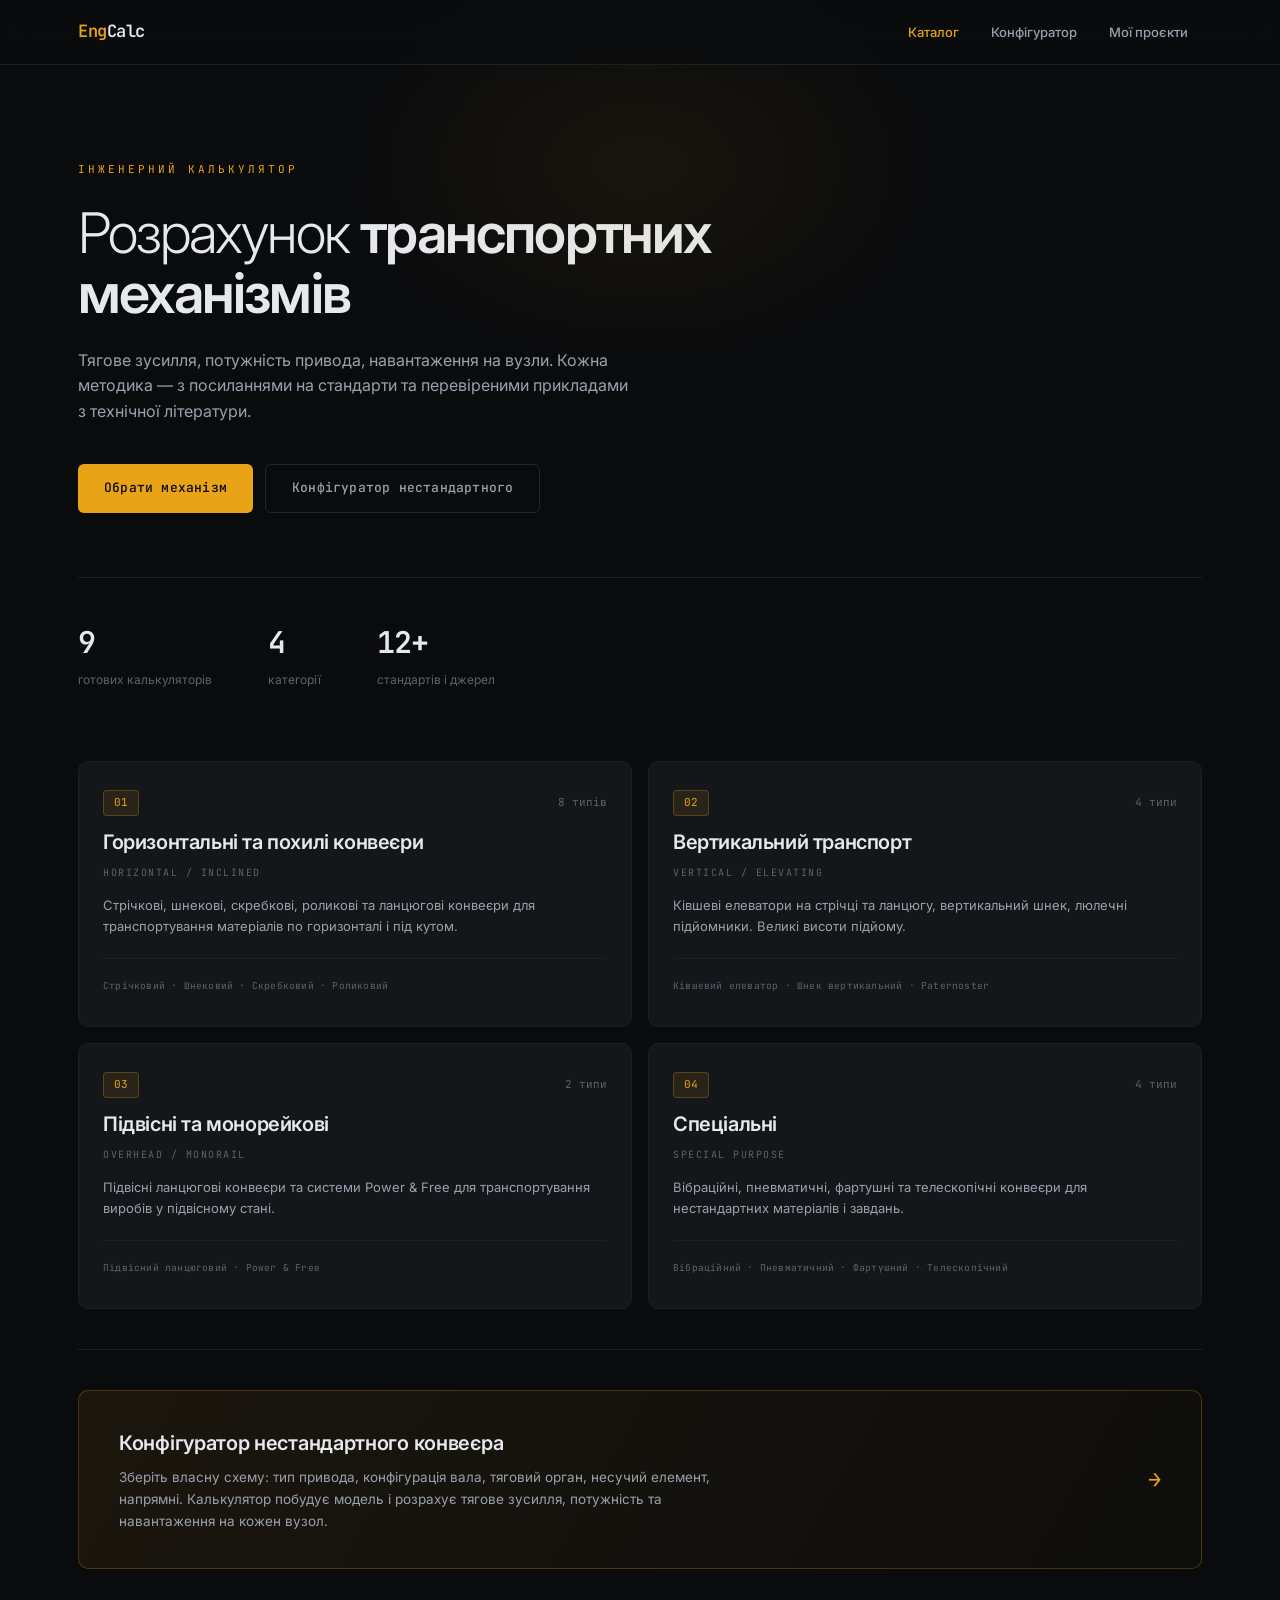
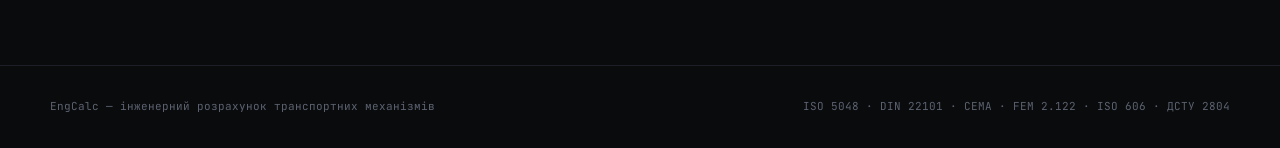
<file: index.html>
<!DOCTYPE html>
<html lang="uk">
<head>
<meta charset="UTF-8">
<meta name="viewport" content="width=device-width, initial-scale=1.0">
<meta name="description" content="Інженерний розрахунок конвеєрів, елеваторів та транспортних механізмів">
<title>EngCalc — Інженерний розрахунок механізмів</title>
<link rel="stylesheet" href="css/style.css">
</head>
<body>

<nav class="nav">
  <div class="nav-inner">
    <a href="index.html" class="brand"><b>Eng</b>Calc</a>
    <div class="nav-links">
      <a href="index.html" class="nav-link active">Каталог</a>
      <a href="builder.html" class="nav-link">Конфігуратор</a>
      <a href="projects.html" class="nav-link">Мої проєкти</a>
    </div>
  </div>
</nav>

<header class="hero">
  <div class="hero-eyebrow">Інженерний калькулятор</div>
  <h1>Розрахунок <strong>транспортних механізмів</strong></h1>
  <p>Тягове зусилля, потужність привода, навантаження на вузли. Кожна методика — з посиланнями на стандарти та перевіреними прикладами з технічної літератури.</p>
  <div class="hero-actions">
    <a href="#catalog" class="btn btn-primary">Обрати механізм</a>
    <a href="builder.html" class="btn btn-ghost">Конфігуратор нестандартного</a>
  </div>
  <div class="hero-stats">
    <div class="stat reveal"><div class="n">9</div><div class="l">готових калькуляторів</div></div>
    <div class="stat reveal"><div class="n">4</div><div class="l">категорії</div></div>
    <div class="stat reveal"><div class="n">12+</div><div class="l">стандартів і джерел</div></div>
  </div>
</header>

<main class="catalog" id="catalog">

  <div class="cat-grid">

    <a href="types.html?cat=horizontal" class="cat-card reveal">
      <div class="cat-card-head">
        <span class="cat-card-num">01</span>
        <span class="cat-card-count">8 типів</span>
      </div>
      <div class="cat-card-name">Горизонтальні та похилі конвеєри</div>
      <div class="cat-card-en">Horizontal / Inclined</div>
      <p class="cat-card-desc">Стрічкові, шнекові, скребкові, роликові та ланцюгові конвеєри для транспортування матеріалів по горизонталі і під кутом.</p>
      <div class="cat-card-foot">
        <span class="cat-card-types">Стрічковий · Шнековий · Скребковий · Роликовий</span>
        <span class="cat-card-go">→</span>
      </div>
    </a>

    <a href="types.html?cat=vertical" class="cat-card reveal">
      <div class="cat-card-head">
        <span class="cat-card-num">02</span>
        <span class="cat-card-count">4 типи</span>
      </div>
      <div class="cat-card-name">Вертикальний транспорт</div>
      <div class="cat-card-en">Vertical / Elevating</div>
      <p class="cat-card-desc">Ківшеві елеватори на стрічці та ланцюгу, вертикальний шнек, люлечні підйомники. Великі висоти підйому.</p>
      <div class="cat-card-foot">
        <span class="cat-card-types">Ківшевий елеватор · Шнек вертикальний · Paternoster</span>
        <span class="cat-card-go">→</span>
      </div>
    </a>

    <a href="types.html?cat=overhead" class="cat-card reveal">
      <div class="cat-card-head">
        <span class="cat-card-num">03</span>
        <span class="cat-card-count">2 типи</span>
      </div>
      <div class="cat-card-name">Підвісні та монорейкові</div>
      <div class="cat-card-en">Overhead / Monorail</div>
      <p class="cat-card-desc">Підвісні ланцюгові конвеєри та системи Power &amp; Free для транспортування виробів у підвісному стані.</p>
      <div class="cat-card-foot">
        <span class="cat-card-types">Підвісний ланцюговий · Power &amp; Free</span>
        <span class="cat-card-go">→</span>
      </div>
    </a>

    <a href="types.html?cat=special" class="cat-card reveal">
      <div class="cat-card-head">
        <span class="cat-card-num">04</span>
        <span class="cat-card-count">4 типи</span>
      </div>
      <div class="cat-card-name">Спеціальні</div>
      <div class="cat-card-en">Special Purpose</div>
      <p class="cat-card-desc">Вібраційні, пневматичні, фартушні та телескопічні конвеєри для нестандартних матеріалів і завдань.</p>
      <div class="cat-card-foot">
        <span class="cat-card-types">Вібраційний · Пневматичний · Фартушний · Телескопічний</span>
        <span class="cat-card-go">→</span>
      </div>
    </a>

  </div>

  <div class="divider reveal"></div>

  <a href="builder.html" class="builder-banner reveal">
    <div class="bb-body">
      <h3>Конфігуратор нестандартного конвеєра</h3>
      <p>Зберіть власну схему: тип привода, конфігурація вала, тяговий орган, несучий елемент, напрямні. Калькулятор побудує модель і розрахує тягове зусилля, потужність та навантаження на кожен вузол.</p>
    </div>
    <span class="bb-arrow">→</span>
  </a>

</main>

<footer class="footer">
  <div class="footer-inner">
    <span>EngCalc — інженерний розрахунок транспортних механізмів</span>
    <span>ISO 5048 · DIN 22101 · CEMA · FEM 2.122 · ISO 606 · ДСТУ 2804</span>
  </div>
</footer>

<script src="js/ui.js"></script>
</body>
</html>
</file>
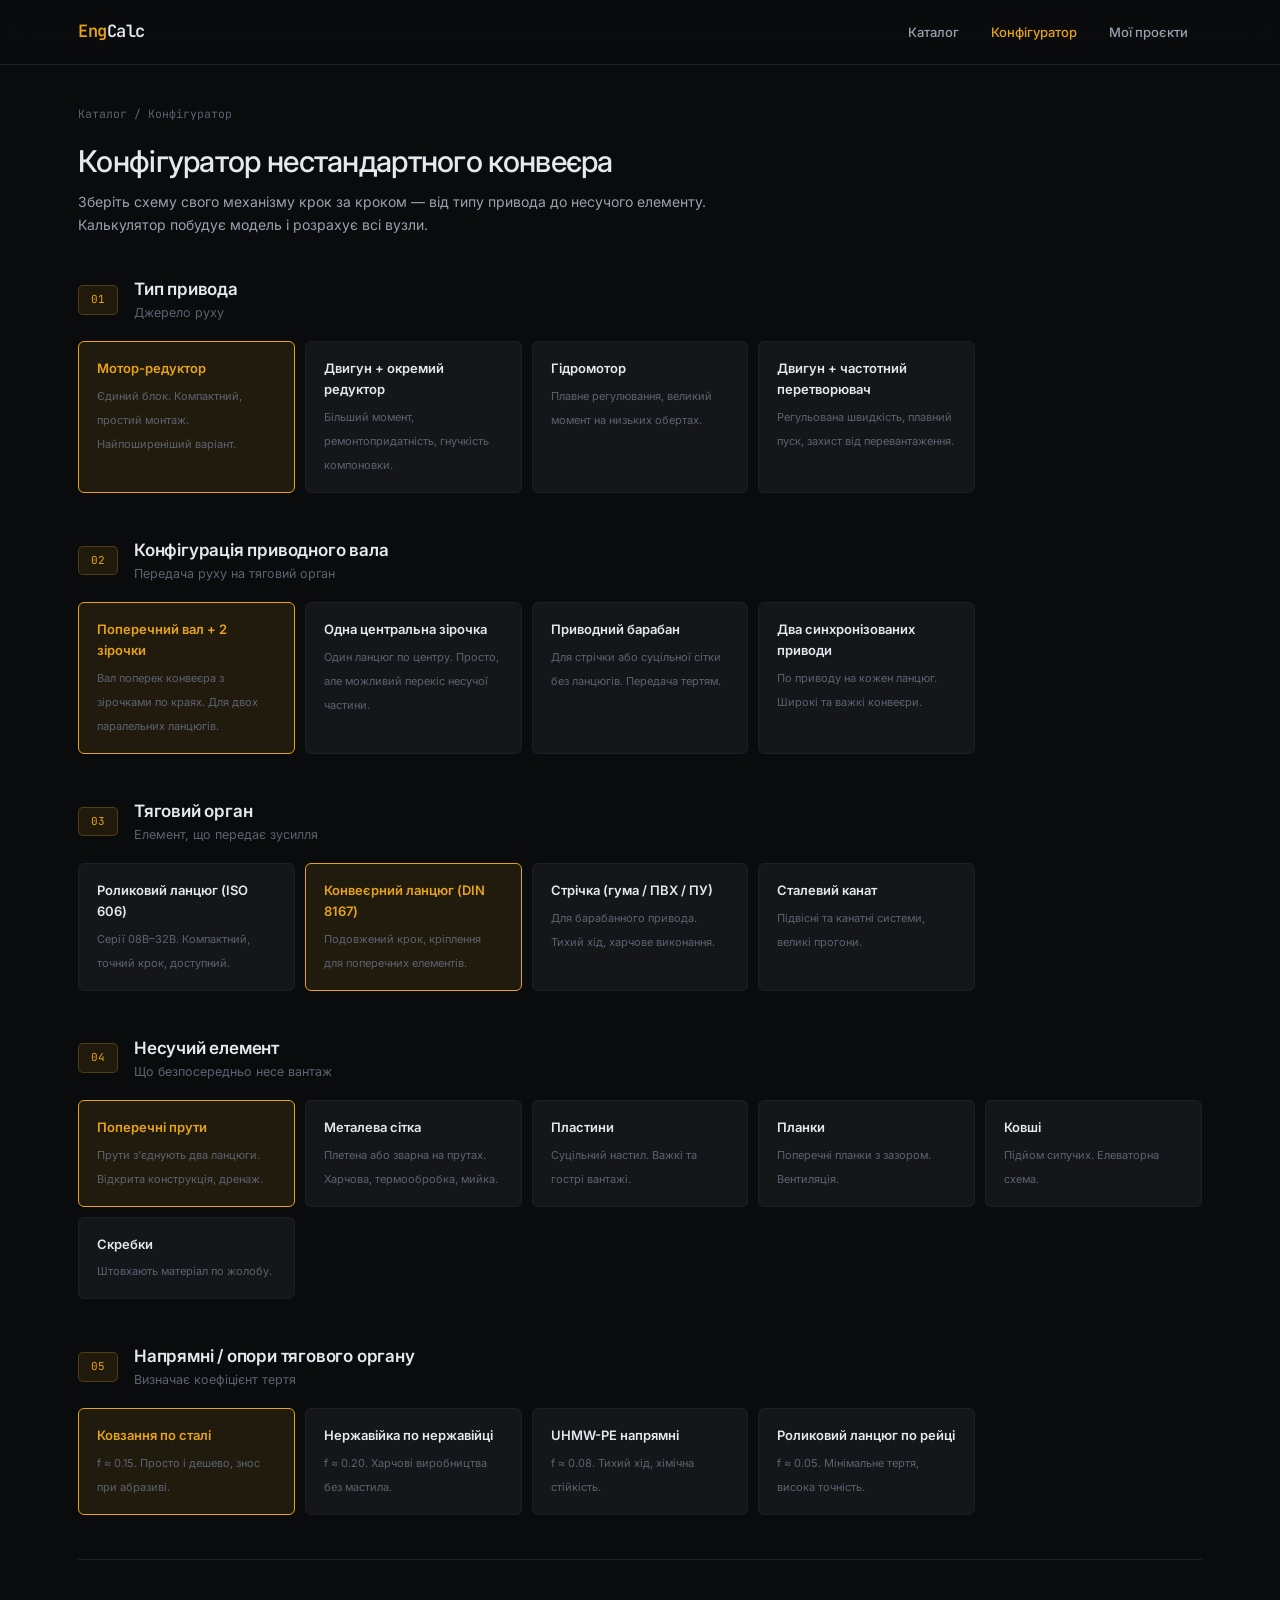
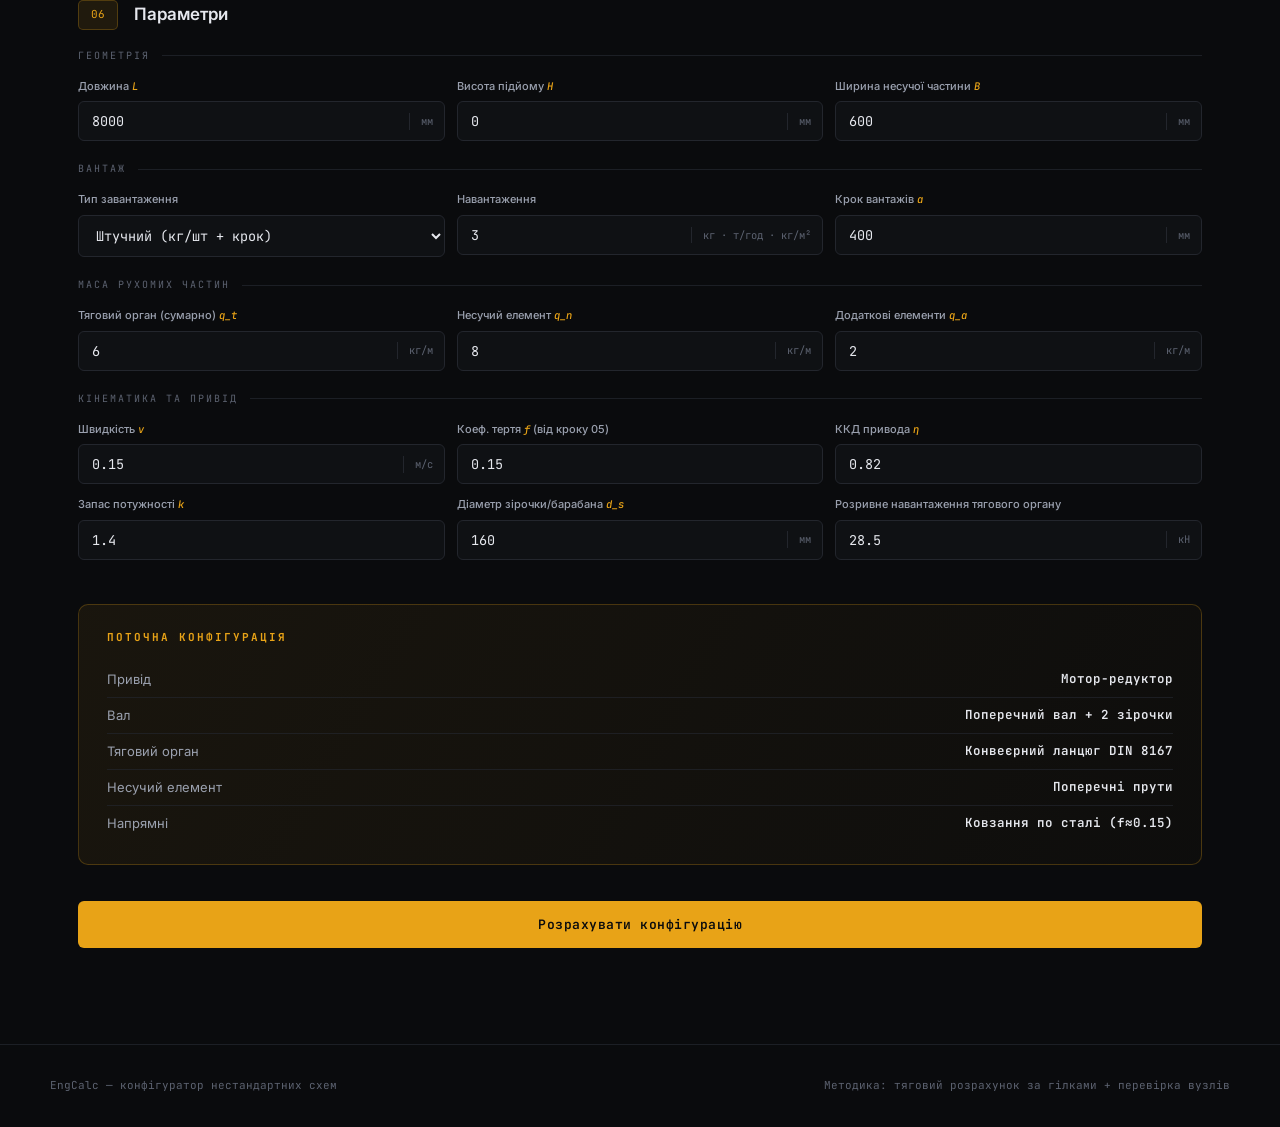
<file: builder.html>
<!DOCTYPE html>
<html lang="uk">
<head>
<meta charset="UTF-8">
<meta name="viewport" content="width=device-width, initial-scale=1.0">
<title>Конфігуратор — EngCalc</title>
<link rel="stylesheet" href="css/style.css">
</head>
<body>

<nav class="nav">
  <div class="nav-inner">
    <a href="index.html" class="brand"><b>Eng</b>Calc</a>
    <div class="nav-links">
      <a href="index.html" class="nav-link">Каталог</a>
      <a href="builder.html" class="nav-link active">Конфігуратор</a>
      <a href="projects.html" class="nav-link">Мої проєкти</a>
    </div>
  </div>
</nav>

<header class="calc-header">
  <div class="crumbs"><a href="index.html">Каталог</a> / Конфігуратор</div>
  <h1 class="calc-title">Конфігуратор нестандартного конвеєра</h1>
  <p class="calc-sub">Зберіть схему свого механізму крок за кроком — від типу привода до несучого елементу. Калькулятор побудує модель і розрахує всі вузли.</p>
</header>

<main class="builder-page">

  <section class="bstep">
    <div class="bstep-head">
      <span class="bstep-n">01</span>
      <div><div class="bstep-t">Тип привода</div><div class="bstep-d">Джерело руху</div></div>
    </div>
    <div class="opts" data-group="drive">
      <div class="opt selected" data-val="motred"><span class="opt-n">Мотор-редуктор</span><span class="opt-d">Єдиний блок. Компактний, простий монтаж. Найпоширеніший варіант.</span></div>
      <div class="opt" data-val="motor_reducer"><span class="opt-n">Двигун + окремий редуктор</span><span class="opt-d">Більший момент, ремонтопридатність, гнучкість компоновки.</span></div>
      <div class="opt" data-val="hydraulic"><span class="opt-n">Гідромотор</span><span class="opt-d">Плавне регулювання, великий момент на низьких обертах.</span></div>
      <div class="opt" data-val="vfd"><span class="opt-n">Двигун + частотний перетворювач</span><span class="opt-d">Регульована швидкість, плавний пуск, захист від перевантаження.</span></div>
    </div>
  </section>

  <section class="bstep">
    <div class="bstep-head">
      <span class="bstep-n">02</span>
      <div><div class="bstep-t">Конфігурація приводного вала</div><div class="bstep-d">Передача руху на тяговий орган</div></div>
    </div>
    <div class="opts" data-group="shaft">
      <div class="opt selected" data-val="cross_shaft"><span class="opt-n">Поперечний вал + 2 зірочки</span><span class="opt-d">Вал поперек конвеєра з зірочками по краях. Для двох паралельних ланцюгів.</span></div>
      <div class="opt" data-val="single_sprocket"><span class="opt-n">Одна центральна зірочка</span><span class="opt-d">Один ланцюг по центру. Просто, але можливий перекіс несучої частини.</span></div>
      <div class="opt" data-val="drum"><span class="opt-n">Приводний барабан</span><span class="opt-d">Для стрічки або суцільної сітки без ланцюгів. Передача тертям.</span></div>
      <div class="opt" data-val="two_drives"><span class="opt-n">Два синхронізованих приводи</span><span class="opt-d">По приводу на кожен ланцюг. Широкі та важкі конвеєри.</span></div>
    </div>
  </section>

  <section class="bstep">
    <div class="bstep-head">
      <span class="bstep-n">03</span>
      <div><div class="bstep-t">Тяговий орган</div><div class="bstep-d">Елемент, що передає зусилля</div></div>
    </div>
    <div class="opts" data-group="traction">
      <div class="opt" data-val="roller_chain"><span class="opt-n">Роликовий ланцюг (ISO 606)</span><span class="opt-d">Серії 08B–32B. Компактний, точний крок, доступний.</span></div>
      <div class="opt selected" data-val="conveyor_chain"><span class="opt-n">Конвеєрний ланцюг (DIN 8167)</span><span class="opt-d">Подовжений крок, кріплення для поперечних елементів.</span></div>
      <div class="opt" data-val="belt"><span class="opt-n">Стрічка (гума / ПВХ / ПУ)</span><span class="opt-d">Для барабанного привода. Тихий хід, харчове виконання.</span></div>
      <div class="opt" data-val="rope"><span class="opt-n">Сталевий канат</span><span class="opt-d">Підвісні та канатні системи, великі прогони.</span></div>
    </div>
  </section>

  <section class="bstep">
    <div class="bstep-head">
      <span class="bstep-n">04</span>
      <div><div class="bstep-t">Несучий елемент</div><div class="bstep-d">Що безпосередньо несе вантаж</div></div>
    </div>
    <div class="opts" data-group="carrier">
      <div class="opt selected" data-val="rods"><span class="opt-n">Поперечні прути</span><span class="opt-d">Прути з'єднують два ланцюги. Відкрита конструкція, дренаж.</span></div>
      <div class="opt" data-val="mesh"><span class="opt-n">Металева сітка</span><span class="opt-d">Плетена або зварна на прутах. Харчова, термообробка, мийка.</span></div>
      <div class="opt" data-val="plates"><span class="opt-n">Пластини</span><span class="opt-d">Суцільний настил. Важкі та гострі вантажі.</span></div>
      <div class="opt" data-val="slats"><span class="opt-n">Планки</span><span class="opt-d">Поперечні планки з зазором. Вентиляція.</span></div>
      <div class="opt" data-val="buckets"><span class="opt-n">Ковші</span><span class="opt-d">Підйом сипучих. Елеваторна схема.</span></div>
      <div class="opt" data-val="scrapers"><span class="opt-n">Скребки</span><span class="opt-d">Штовхають матеріал по жолобу.</span></div>
    </div>
  </section>

  <section class="bstep">
    <div class="bstep-head">
      <span class="bstep-n">05</span>
      <div><div class="bstep-t">Напрямні / опори тягового органу</div><div class="bstep-d">Визначає коефіцієнт тертя</div></div>
    </div>
    <div class="opts" data-group="guide">
      <div class="opt selected" data-val="slide_steel" data-f="0.15"><span class="opt-n">Ковзання по сталі</span><span class="opt-d">f ≈ 0.15. Просто і дешево, знос при абразиві.</span></div>
      <div class="opt" data-val="slide_ss" data-f="0.20"><span class="opt-n">Нержавійка по нержавійці</span><span class="opt-d">f ≈ 0.20. Харчові виробництва без мастила.</span></div>
      <div class="opt" data-val="slide_pe" data-f="0.08"><span class="opt-n">UHMW-PE напрямні</span><span class="opt-d">f ≈ 0.08. Тихий хід, хімічна стійкість.</span></div>
      <div class="opt" data-val="roller_track" data-f="0.05"><span class="opt-n">Роликовий ланцюг по рейці</span><span class="opt-d">f ≈ 0.05. Мінімальне тертя, висока точність.</span></div>
    </div>
  </section>

  <div class="divider"></div>

  <section class="bstep">
    <div class="bstep-head">
      <span class="bstep-n">06</span>
      <div><div class="bstep-t">Параметри</div></div>
    </div>

    <div class="flabel" style="margin-top:8px">Геометрія</div>
    <div class="fgrid">
      <div class="field"><label>Довжина <i>L</i></label>
        <div class="control"><input id="p_L" type="number" value="8000" min="500"><span class="unit">мм</span></div></div>
      <div class="field"><label>Висота підйому <i>H</i></label>
        <div class="control"><input id="p_H" type="number" value="0" min="-10000"><span class="unit">мм</span></div></div>
      <div class="field"><label>Ширина несучої частини <i>B</i></label>
        <div class="control"><input id="p_B" type="number" value="600" step="50" min="100"><span class="unit">мм</span></div></div>
    </div>

    <div class="flabel" style="margin-top:20px">Вантаж</div>
    <div class="fgrid">
      <div class="field"><label>Тип завантаження</label>
        <div class="control"><select id="p_loadtype">
          <option value="unit" selected>Штучний (кг/шт + крок)</option>
          <option value="flow">Масовий потік (т/год)</option>
          <option value="area">Розподілений (кг/м²)</option>
        </select></div></div>
      <div class="field"><label>Навантаження</label>
        <div class="control"><input id="p_load" type="number" value="3" step="0.5" min="0.1"><span class="unit">кг · т/год · кг/м²</span></div></div>
      <div class="field"><label>Крок вантажів <i>a</i></label>
        <div class="control"><input id="p_pitch" type="number" value="400" step="50" min="50"><span class="unit">мм</span></div></div>
    </div>

    <div class="flabel" style="margin-top:20px">Маса рухомих частин</div>
    <div class="fgrid">
      <div class="field"><label>Тяговий орган (сумарно) <i>q_t</i></label>
        <div class="control"><input id="p_qt" type="number" value="6" step="0.5" min="0.5"><span class="unit">кг/м</span></div></div>
      <div class="field"><label>Несучий елемент <i>q_n</i></label>
        <div class="control"><input id="p_qn" type="number" value="8" step="0.5" min="0"><span class="unit">кг/м</span></div></div>
      <div class="field"><label>Додаткові елементи <i>q_a</i></label>
        <div class="control"><input id="p_qa" type="number" value="2" step="0.5" min="0"><span class="unit">кг/м</span></div></div>
    </div>

    <div class="flabel" style="margin-top:20px">Кінематика та привід</div>
    <div class="fgrid">
      <div class="field"><label>Швидкість <i>v</i></label>
        <div class="control"><input id="p_v" type="number" value="0.15" step="0.01" min="0.01"><span class="unit">м/с</span></div></div>
      <div class="field"><label>Коеф. тертя <i>f</i> (від кроку 05)</label>
        <div class="control"><input id="p_f" type="number" value="0.15" step="0.01" min="0.01" max="0.8"></div></div>
      <div class="field"><label>ККД привода <i>η</i></label>
        <div class="control"><input id="p_eta" type="number" value="0.82" step="0.01" min="0.5" max="0.99"></div></div>
    </div>
    <div class="fgrid" style="margin-top:12px">
      <div class="field"><label>Запас потужності <i>k</i></label>
        <div class="control"><input id="p_k" type="number" value="1.4" step="0.05" min="1" max="2.5"></div></div>
      <div class="field"><label>Діаметр зірочки/барабана <i>d_s</i></label>
        <div class="control"><input id="p_ds" type="number" value="160" step="5" min="40"><span class="unit">мм</span></div></div>
      <div class="field"><label>Розривне навантаження тягового органу</label>
        <div class="control"><input id="p_fbreak" type="number" value="28.5" step="0.5" min="1"><span class="unit">кН</span></div></div>
    </div>
  </section>

  <div class="summary" id="summary"></div>

  <button class="calc-btn" onclick="runBuilder()">Розрахувати конфігурацію</button>

  <section class="bres" id="bres">
    <div class="divider"></div>
    <div class="flabel">Результати розрахунку</div>
    <div id="bres-content"></div>
  </section>

</main>

<footer class="footer">
  <div class="footer-inner">
    <span>EngCalc — конфігуратор нестандартних схем</span>
    <span>Методика: тяговий розрахунок за гілками + перевірка вузлів</span>
  </div>
</footer>

<script src="js/schema.js"></script>
<script src="js/builder.js"></script>
<script src="js/ui.js"></script>
</body>
</html>
</file>
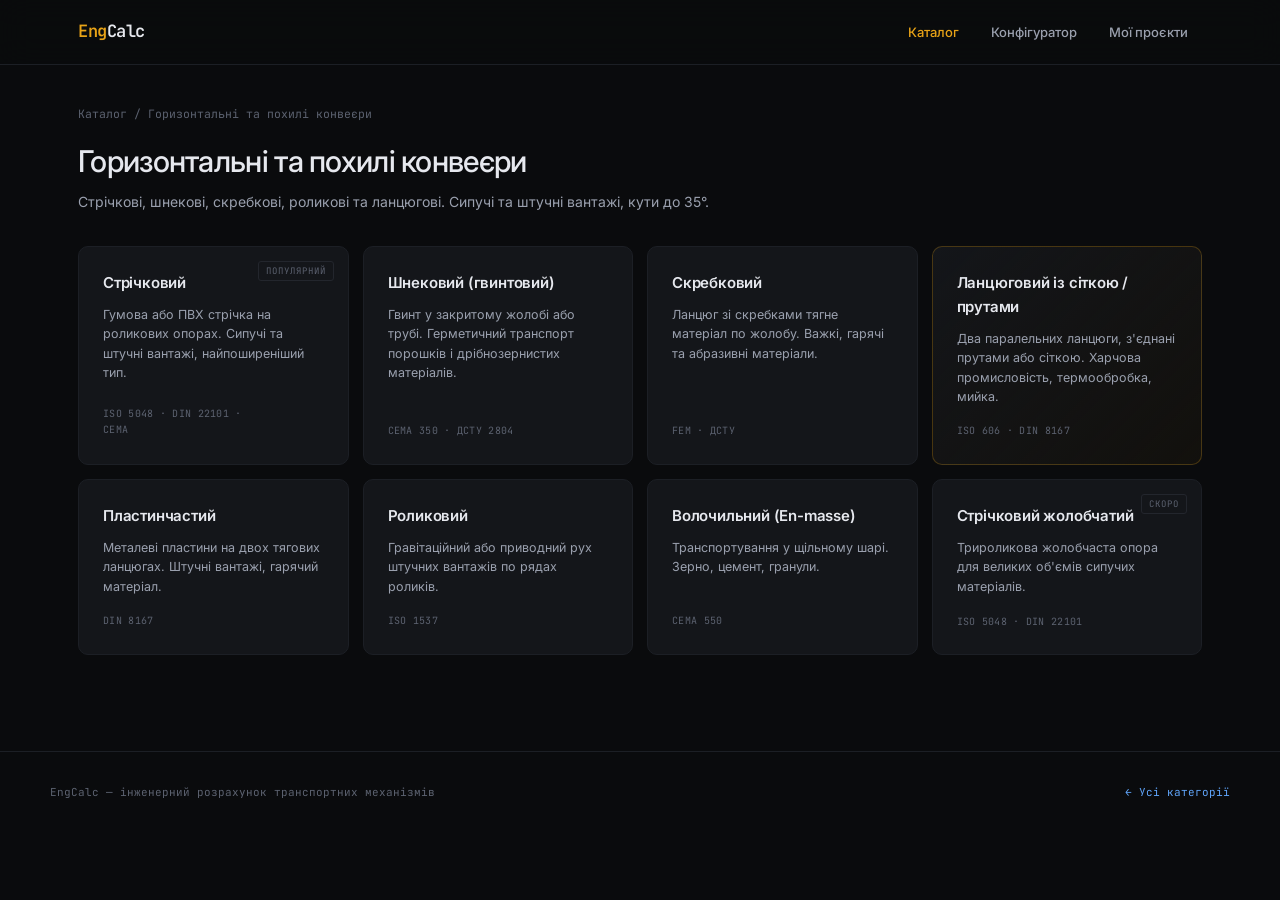
<file: types.html>
<!DOCTYPE html>
<html lang="uk">
<head>
<meta charset="UTF-8">
<meta name="viewport" content="width=device-width, initial-scale=1.0">
<title>Типи механізмів — EngCalc</title>
<link rel="stylesheet" href="css/style.css">
</head>
<body>

<nav class="nav">
  <div class="nav-inner">
    <a href="index.html" class="brand"><b>Eng</b>Calc</a>
    <div class="nav-links">
      <a href="index.html" class="nav-link active">Каталог</a>
      <a href="builder.html" class="nav-link">Конфігуратор</a>
      <a href="projects.html" class="nav-link">Мої проєкти</a>
    </div>
  </div>
</nav>

<header class="calc-header">
  <div class="crumbs"><a href="index.html">Каталог</a> / <span id="crumb-cat">…</span></div>
  <h1 class="calc-title" id="cat-title">…</h1>
  <p class="calc-sub" id="cat-sub"></p>
</header>

<main class="catalog" style="padding-top:32px">
  <div class="grid" id="types-grid"></div>
</main>

<footer class="footer">
  <div class="footer-inner">
    <span>EngCalc — інженерний розрахунок транспортних механізмів</span>
    <span><a href="index.html" style="color:var(--blue)">← Усі категорії</a></span>
  </div>
</footer>

<script>
'use strict';

const CATALOG = {
  horizontal: {
    name: 'Горизонтальні та похилі конвеєри',
    sub: 'Стрічкові, шнекові, скребкові, роликові та ланцюгові. Сипучі та штучні вантажі, кути до 35°.',
    types: [
      { id: 'belt',        name: 'Стрічковий',                  desc: 'Гумова або ПВХ стрічка на роликових опорах. Сипучі та штучні вантажі, найпоширеніший тип.',           stds: 'ISO 5048 · DIN 22101 · CEMA', ready: true,  popular: true },
      { id: 'screw',       name: 'Шнековий (гвинтовий)',         desc: 'Гвинт у закритому жолобі або трубі. Герметичний транспорт порошків і дрібнозернистих матеріалів.',     stds: 'CEMA 350 · ДСТУ 2804',        ready: true },
      { id: 'chain_scraper',name: 'Скребковий',                 desc: 'Ланцюг зі скребками тягне матеріал по жолобу. Важкі, гарячі та абразивні матеріали.',                  stds: 'FEM · ДСТУ',                  ready: true },
      { id: 'mesh_chain',  name: 'Ланцюговий із сіткою / прутами', desc: 'Два паралельних ланцюги, з\'єднані прутами або сіткою. Харчова промисловість, термообробка, мийка.', stds: 'ISO 606 · DIN 8167',          ready: true,  featured: true },
      { id: 'plate',       name: 'Пластинчастий',               desc: 'Металеві пластини на двох тягових ланцюгах. Штучні вантажі, гарячий матеріал.',                        stds: 'DIN 8167',                    ready: true },
      { id: 'roller',      name: 'Роликовий',                   desc: 'Гравітаційний або приводний рух штучних вантажів по рядах роликів.',                                    stds: 'ISO 1537',                    ready: true },
      { id: 'drag',        name: 'Волочильний (En-masse)',       desc: 'Транспортування у щільному шарі. Зерно, цемент, гранули.',                                              stds: 'CEMA 550',                    ready: true },
      { id: 'belt_trough', name: 'Стрічковий жолобчатий',       desc: 'Трироликова жолобчаста опора для великих об\'ємів сипучих матеріалів.',                                 stds: 'ISO 5048 · DIN 22101',        ready: false },
    ]
  },
  vertical: {
    name: 'Вертикальний транспорт',
    sub: 'Ківшеві елеватори, вертикальні шнеки та люлечні підйомники. Підйом на великі висоти.',
    types: [
      { id: 'bucket_belt', name: 'Ківшевий елеватор (стрічка)', desc: 'Ковші на гумовій стрічці. Сипучі матеріали, велика висота, висока швидкість.',              stds: 'FEM 2.122 · ISO 5052', ready: true },
      { id: 'bucket_chain',name: 'Ківшевий елеватор (ланцюг)', desc: 'Ковші на тяговому ланцюгу. Важкі, абразивні матеріали, низькі швидкості.',                   stds: 'FEM 2.122 · DIN 15236', ready: false },
      { id: 'screw_vertical', name: 'Шнек вертикальний',       desc: 'Вертикальний гвинтовий конвеєр. Мінімальна займана площа.',                                  stds: 'CEMA 350',              ready: true },
      { id: 'paternoster', name: 'Люлечний (Paternoster)',      desc: 'Підвісні люльки на замкнутому ланцюгу. Штучні вантажі.',                                      stds: 'FEM',                   ready: false },
    ]
  },
  overhead: {
    name: 'Підвісні та монорейкові',
    sub: 'Транспортування виробів у підвісному стані по монорейковому шляху.',
    types: [
      { id: 'overhead_chain', name: 'Підвісний ланцюговий', desc: 'Каретки на підвісному рейковому шляху з тяговим ланцюгом.',                              stds: 'FEM 9.811', ready: false },
      { id: 'power_free',     name: 'Power & Free',          desc: 'Двоколійна система з незалежними тяговим та вантажним шляхами.',                         stds: 'FEM 9.811', ready: false },
    ]
  },
  special: {
    name: 'Спеціальні',
    sub: 'Вібраційні, пневматичні та нестандартні типи для специфічних технологічних процесів.',
    types: [
      { id: 'vibro',      name: 'Вібраційний',          desc: 'Мікрокидки матеріалу при вібрації лотка. Точне дозування.',                         stds: 'ISO',         ready: false },
      { id: 'pneumo',     name: 'Пневматичний',          desc: 'Транспортування повітряним потоком у трубопроводі.',                                stds: 'ДСТУ',        ready: false },
      { id: 'apron',      name: 'Фартушний (Apron)',      desc: 'Важкі плити для крупнокускових матеріалів та гірської породи.',                     stds: 'CEMA · ISO',  ready: false },
      { id: 'telescopic', name: 'Телескопічний',         desc: 'Висувні секції для завантаження фур та вагонів.',                                   stds: 'FEM',         ready: false },
    ]
  }
};

document.addEventListener('DOMContentLoaded', () => {
  const cat = new URLSearchParams(location.search).get('cat') || 'horizontal';
  const data = CATALOG[cat];
  if (!data) { location.href = 'index.html'; return; }

  document.title = data.name + ' — EngCalc';
  document.getElementById('crumb-cat').textContent = data.name;
  document.getElementById('cat-title').textContent = data.name;
  document.getElementById('cat-sub').textContent = data.sub;

  const grid = document.getElementById('types-grid');
  grid.innerHTML = data.types.map(t => `
    <a href="${t.ready ? 'calc.html?type=' + t.id : '#'}" class="tile${t.featured ? ' featured' : ''}${t.ready ? '' : ' soon'} reveal"${!t.ready ? ' onclick="return false"' : ''}>
      ${t.popular ? '<span class="tile-badge">Популярний</span>' : ''}
      ${!t.ready ? '<span class="tile-badge">Скоро</span>' : ''}
      <span class="tile-name">${t.name}</span>
      <span class="tile-desc">${t.desc}</span>
      <div class="tile-foot">
        <span class="tile-stds">${t.stds}</span>
        ${t.ready ? '<span class="tile-go">розрахунок →</span>' : ''}
      </div>
    </a>
  `).join('');

  // init reveal after rendering
  if (typeof initReveal === 'function') initReveal();
  if (typeof initTouch === 'function') initTouch();
});
</script>
<script src="js/ui.js"></script>
</body>
</html>
</file>
<file: css/style.css>
/* ============================================================
   ConveyorCalc — Design System
   ============================================================ */
@import url('https://fonts.googleapis.com/css2?family=Inter:wght@300;400;500;600;700&family=JetBrains+Mono:wght@400;500;600&display=swap');

:root {
  --bg: #0a0b0d;
  --bg-soft: #0f1114;
  --surface: #14161a;
  --surface-2: #1a1d22;
  --border: #23262d;
  --border-soft: #1c1f25;
  --accent: #e8a317;
  --accent-soft: rgba(232, 163, 23, 0.1);
  --accent-border: rgba(232, 163, 23, 0.25);
  --text: #e6e8ee;
  --text-2: #9aa0ae;
  --muted: #5c6270;
  --green: #34d399;
  --red: #f87171;
  --blue: #60a5fa;
  --mono: 'JetBrains Mono', monospace;
  --sans: 'Inter', sans-serif;
  --radius: 10px;
  --radius-sm: 6px;
  --shadow: 0 12px 40px rgba(0, 0, 0, 0.5);
  --maxw: 1180px;
}

* { box-sizing: border-box; margin: 0; padding: 0; }

html { scroll-behavior: smooth; }

body {
  background: var(--bg);
  color: var(--text);
  font-family: var(--sans);
  font-size: 15px;
  line-height: 1.6;
  -webkit-font-smoothing: antialiased;
  min-height: 100vh;
}

a { color: inherit; text-decoration: none; }

/* ── NAV ─────────────────────────────────────────────────── */
.nav {
  position: sticky;
  top: 0;
  z-index: 100;
  backdrop-filter: blur(16px);
  background: rgba(10, 11, 13, 0.82);
  border-bottom: 1px solid var(--border-soft);
}
.nav-inner {
  max-width: var(--maxw);
  margin: 0 auto;
  padding: 0 28px;
  height: 64px;
  display: flex;
  align-items: center;
  gap: 28px;
}
.brand {
  font-family: var(--mono);
  font-size: 17px;
  font-weight: 600;
  letter-spacing: -0.5px;
  color: var(--text);
}
.brand b { color: var(--accent); font-weight: 600; }
.nav-links {
  display: flex;
  gap: 4px;
  margin-left: auto;
}
.nav-link {
  font-size: 13px;
  font-weight: 500;
  color: var(--text-2);
  padding: 8px 14px;
  border-radius: var(--radius-sm);
  transition: all 0.15s;
}
.nav-link:hover { color: var(--text); background: var(--surface); }
.nav-link.active { color: var(--accent); }
.nav-meta {
  font-family: var(--mono);
  font-size: 10.5px;
  color: var(--muted);
  border: 1px solid var(--border);
  border-radius: 99px;
  padding: 4px 12px;
  letter-spacing: 0.3px;
  white-space: nowrap;
}

/* ── HERO ────────────────────────────────────────────────── */
.hero {
  max-width: var(--maxw);
  margin: 0 auto;
  padding: 96px 28px 72px;
  position: relative;
}
.hero::before {
  content: '';
  position: absolute;
  top: -100px; left: 50%;
  transform: translateX(-50%);
  width: 600px; height: 400px;
  background: radial-gradient(ellipse, rgba(232, 163, 23, 0.07) 0%, transparent 70%);
  pointer-events: none;
}
.hero-eyebrow {
  font-family: var(--mono);
  font-size: 11px;
  letter-spacing: 3px;
  text-transform: uppercase;
  color: var(--accent);
  margin-bottom: 24px;
}
.hero h1 {
  font-size: clamp(34px, 5.4vw, 56px);
  font-weight: 300;
  line-height: 1.08;
  letter-spacing: -1.8px;
  max-width: 760px;
  margin-bottom: 24px;
}
.hero h1 strong { font-weight: 600; }
.hero p {
  font-size: 16px;
  color: var(--text-2);
  max-width: 560px;
  margin-bottom: 40px;
}
.hero-actions { display: flex; gap: 12px; flex-wrap: wrap; }
.btn {
  display: inline-flex;
  align-items: center;
  gap: 8px;
  font-family: var(--mono);
  font-size: 13px;
  font-weight: 500;
  padding: 13px 26px;
  border-radius: var(--radius-sm);
  cursor: pointer;
  border: none;
  transition: all 0.18s;
  letter-spacing: 0.2px;
}
.btn-primary { background: var(--accent); color: #0a0b0d; }
.btn-primary:hover { background: #f4b32a; transform: translateY(-1px); box-shadow: 0 8px 24px rgba(232, 163, 23, 0.25); }
.btn-ghost { background: transparent; color: var(--text-2); border: 1px solid var(--border); }
.btn-ghost:hover { color: var(--text); border-color: var(--muted); }

.hero-stats {
  display: flex;
  gap: 56px;
  margin-top: 64px;
  padding-top: 40px;
  border-top: 1px solid var(--border-soft);
}
.stat .n {
  font-family: var(--mono);
  font-size: 30px;
  font-weight: 600;
  letter-spacing: -1px;
}
.stat .l { font-size: 12px; color: var(--muted); margin-top: 4px; }

/* ── CATEGORY SECTIONS ───────────────────────────────────── */
.catalog {
  max-width: var(--maxw);
  margin: 0 auto;
  padding: 0 28px 96px;
}
.cat {
  margin-bottom: 64px;
}
.cat-head {
  display: flex;
  align-items: baseline;
  gap: 16px;
  margin-bottom: 24px;
  flex-wrap: wrap;
}
.cat-head h2 {
  font-size: 22px;
  font-weight: 500;
  letter-spacing: -0.4px;
}
.cat-head .cat-en {
  font-family: var(--mono);
  font-size: 11px;
  color: var(--muted);
  letter-spacing: 1px;
  text-transform: uppercase;
}
.cat-head .cat-count {
  margin-left: auto;
  font-family: var(--mono);
  font-size: 11px;
  color: var(--muted);
}

.grid {
  display: grid;
  grid-template-columns: repeat(auto-fill, minmax(260px, 1fr));
  gap: 14px;
}

.tile {
  background: var(--surface);
  border: 1px solid var(--border-soft);
  border-radius: var(--radius);
  padding: 24px;
  display: flex;
  flex-direction: column;
  gap: 10px;
  transition: all 0.2s cubic-bezier(0.2, 0, 0, 1);
  position: relative;
  overflow: hidden;
}
.tile::after {
  content: '';
  position: absolute;
  inset: 0;
  background: linear-gradient(120deg, transparent 60%, rgba(232,163,23,0.04));
  opacity: 0;
  transition: opacity 0.2s;
}
.tile:hover {
  border-color: var(--accent-border);
  transform: translateY(-3px);
  box-shadow: var(--shadow);
}
.tile:hover::after { opacity: 1; }
.tile-name {
  font-size: 15px;
  font-weight: 600;
  letter-spacing: -0.2px;
}
.tile-desc {
  font-size: 12.5px;
  color: var(--text-2);
  line-height: 1.55;
  flex: 1;
}
.tile-foot {
  display: flex;
  align-items: center;
  justify-content: space-between;
  margin-top: 6px;
}
.tile-stds {
  font-family: var(--mono);
  font-size: 10px;
  color: var(--muted);
  letter-spacing: 0.3px;
}
.tile-go {
  font-family: var(--mono);
  font-size: 11px;
  color: var(--accent);
  opacity: 0;
  transform: translateX(-6px);
  transition: all 0.2s;
}
.tile:hover .tile-go { opacity: 1; transform: translateX(0); }
.tile.featured { border-color: var(--accent-border); background: linear-gradient(135deg, var(--surface) 0%, rgba(232,163,23,0.04) 100%); }
.tile.soon { opacity: 0.55; }
.tile.soon:hover { transform: none; box-shadow: none; border-color: var(--border-soft); }
.tile-badge {
  position: absolute;
  top: 14px; right: 14px;
  font-family: var(--mono);
  font-size: 9px;
  letter-spacing: 1px;
  text-transform: uppercase;
  color: var(--muted);
  border: 1px solid var(--border);
  border-radius: 3px;
  padding: 2px 7px;
}
.tile.featured .tile-badge { color: var(--accent); border-color: var(--accent-border); }

/* Builder banner */
.builder-banner {
  background: linear-gradient(120deg, rgba(232,163,23,0.08), rgba(232,163,23,0.02));
  border: 1px solid var(--accent-border);
  border-radius: var(--radius);
  padding: 36px 40px;
  display: flex;
  align-items: center;
  gap: 32px;
  transition: all 0.2s;
}
.builder-banner:hover { border-color: var(--accent); transform: translateY(-2px); box-shadow: var(--shadow); }
.builder-banner .bb-body h3 { font-size: 20px; font-weight: 600; margin-bottom: 8px; letter-spacing: -0.3px; }
.builder-banner .bb-body p { font-size: 13.5px; color: var(--text-2); max-width: 640px; }
.builder-banner .bb-arrow {
  margin-left: auto;
  font-family: var(--mono);
  font-size: 22px;
  color: var(--accent);
  flex-shrink: 0;
}

/* ── FOOTER ───────────────────────────────────────────────── */
.footer {
  border-top: 1px solid var(--border-soft);
  padding: 32px 28px;
}
.footer-inner {
  max-width: var(--maxw);
  margin: 0 auto;
  display: flex;
  justify-content: space-between;
  flex-wrap: wrap;
  gap: 12px;
  font-family: var(--mono);
  font-size: 11px;
  color: var(--muted);
}

/* ── CALC PAGE ────────────────────────────────────────────── */
.calc-header {
  max-width: var(--maxw);
  margin: 0 auto;
  padding: 40px 28px 0;
}
.crumbs {
  font-family: var(--mono);
  font-size: 11.5px;
  color: var(--muted);
  margin-bottom: 14px;
}
.crumbs a:hover { color: var(--accent); }
.calc-title { font-size: 30px; font-weight: 500; letter-spacing: -0.7px; }
.calc-sub { font-size: 14px; color: var(--text-2); margin-top: 6px; max-width: 640px; }

.tabs {
  max-width: var(--maxw);
  margin: 28px auto 0;
  padding: 0 28px;
  display: flex;
  gap: 2px;
  border-bottom: 1px solid var(--border-soft);
}
.tab {
  font-family: var(--mono);
  font-size: 12px;
  letter-spacing: 0.5px;
  padding: 13px 20px;
  color: var(--muted);
  cursor: pointer;
  border-bottom: 2px solid transparent;
  margin-bottom: -1px;
  transition: all 0.15s;
  user-select: none;
}
.tab:hover { color: var(--text-2); }
.tab.active { color: var(--accent); border-bottom-color: var(--accent); }

.tab-panel { display: none; }
.tab-panel.active { display: block; }

.calc-body {
  max-width: var(--maxw);
  margin: 0 auto;
  padding: 32px 28px 96px;
}
.calc-grid {
  display: grid;
  grid-template-columns: 1fr 380px;
  gap: 24px;
  align-items: start;
}
@media (max-width: 980px) { .calc-grid { grid-template-columns: 1fr; } }

.panel {
  background: var(--surface);
  border: 1px solid var(--border-soft);
  border-radius: var(--radius);
  padding: 28px;
}
.panel.sticky { position: sticky; top: 88px; max-height: calc(100vh - 110px); overflow-y: auto; }

.fsection { margin-bottom: 28px; }
.fsection:last-of-type { margin-bottom: 16px; }
.flabel {
  font-family: var(--mono);
  font-size: 10px;
  letter-spacing: 2px;
  text-transform: uppercase;
  color: var(--muted);
  margin-bottom: 14px;
  display: flex;
  align-items: center;
  gap: 12px;
}
.flabel::after { content: ''; flex: 1; height: 1px; background: var(--border-soft); }

.fgrid { display: grid; grid-template-columns: repeat(3, 1fr); gap: 12px; }
.fgrid.g2 { grid-template-columns: repeat(2, 1fr); }
@media (max-width: 640px) { .fgrid, .fgrid.g2 { grid-template-columns: 1fr; } }

.field { display: flex; flex-direction: column; gap: 6px; }
.field label {
  font-size: 11px;
  color: var(--text-2);
  font-weight: 500;
}
.field label i { color: var(--accent); font-style: italic; font-family: var(--mono); font-size: 10.5px; }
.control {
  display: flex;
  align-items: center;
  background: var(--bg-soft);
  border: 1px solid var(--border);
  border-radius: var(--radius-sm);
  overflow: hidden;
  transition: border-color 0.15s, box-shadow 0.15s;
}
.control:focus-within { border-color: var(--accent); box-shadow: 0 0 0 3px var(--accent-soft); }
.control input, .control select {
  background: none;
  border: none;
  outline: none;
  color: var(--text);
  font-family: var(--mono);
  font-size: 13.5px;
  padding: 10px 13px;
  flex: 1;
  min-width: 0;
  width: 100%;
}
.control select option { background: var(--surface-2); }
.control .unit {
  font-family: var(--mono);
  font-size: 10.5px;
  color: var(--muted);
  padding: 0 11px;
  border-left: 1px solid var(--border);
  white-space: nowrap;
}

.calc-btn {
  width: 100%;
  background: var(--accent);
  color: #0a0b0d;
  border: none;
  border-radius: var(--radius-sm);
  padding: 15px;
  font-family: var(--mono);
  font-size: 13px;
  font-weight: 600;
  letter-spacing: 0.5px;
  cursor: pointer;
  transition: all 0.18s;
  margin-top: 8px;
}
.calc-btn:hover { background: #f4b32a; box-shadow: 0 8px 24px rgba(232,163,23,0.25); }

/* Results */
.res-empty {
  display: flex;
  flex-direction: column;
  align-items: center;
  justify-content: center;
  min-height: 200px;
  color: var(--muted);
  font-size: 13px;
  text-align: center;
  gap: 8px;
}
.res-hl {
  background: var(--accent-soft);
  border: 1px solid var(--accent-border);
  border-radius: var(--radius-sm);
  padding: 20px;
  text-align: center;
  margin-bottom: 18px;
}
.res-hl .big {
  font-family: var(--mono);
  font-size: 30px;
  font-weight: 600;
  color: var(--accent);
  display: block;
  letter-spacing: -1px;
}
.res-hl .lbl { font-size: 11.5px; color: var(--text-2); margin-top: 4px; display: block; }

.rgroup { margin-bottom: 20px; }
.rgroup-t {
  font-family: var(--mono);
  font-size: 10px;
  letter-spacing: 1.5px;
  text-transform: uppercase;
  color: var(--accent);
  margin-bottom: 8px;
  padding-bottom: 6px;
  border-bottom: 1px solid var(--accent-border);
  opacity: 0.9;
}
.rrow {
  display: flex;
  justify-content: space-between;
  align-items: baseline;
  gap: 12px;
  padding: 6px 0;
  border-bottom: 1px solid var(--border-soft);
}
.rrow:last-child { border-bottom: none; }
.rk { font-size: 12px; color: var(--text-2); flex: 1; }
.rv {
  font-family: var(--mono);
  font-size: 13px;
  font-weight: 600;
  white-space: nowrap;
}
.rv .u { font-size: 10.5px; color: var(--muted); font-weight: 400; margin-left: 3px; }

.note {
  border-radius: var(--radius-sm);
  padding: 11px 14px;
  font-size: 12px;
  line-height: 1.55;
  margin-top: 12px;
}
.note.ok    { background: rgba(52,211,153,0.07); border: 1px solid rgba(52,211,153,0.22); color: #86efac; }
.note.warn  { background: rgba(248,113,113,0.07); border: 1px solid rgba(248,113,113,0.22); color: #fca5a5; }
.note.info  { background: rgba(96,165,250,0.07); border: 1px solid rgba(96,165,250,0.22); color: #93c5fd; }

.formula {
  background: rgba(0,0,0,0.35);
  border-radius: var(--radius-sm);
  padding: 13px 16px;
  font-family: var(--mono);
  font-size: 11px;
  color: var(--text-2);
  line-height: 2;
  margin-top: 12px;
  overflow-x: auto;
}
.formula b { color: var(--accent); font-weight: 500; }

/* Sources */
.sources { max-width: 860px; }
.src {
  background: var(--surface);
  border: 1px solid var(--border-soft);
  border-radius: var(--radius);
  padding: 24px 28px;
  margin-bottom: 14px;
}
.src-kind {
  font-family: var(--mono);
  font-size: 10px;
  letter-spacing: 1.5px;
  text-transform: uppercase;
  color: var(--accent);
  opacity: 0.8;
  margin-bottom: 8px;
}
.src h3 { font-size: 15px; font-weight: 600; margin-bottom: 6px; line-height: 1.45; }
.src-meta { font-size: 12px; color: var(--muted); line-height: 1.7; }
.src-meta a { color: var(--blue); }
.src-meta a:hover { text-decoration: underline; }
.src-scope {
  margin-top: 12px;
  font-size: 12.5px;
  color: var(--text-2);
  padding: 12px 16px;
  background: var(--bg-soft);
  border-radius: var(--radius-sm);
  border-left: 2px solid var(--accent);
  line-height: 1.6;
}

/* Example */
.example { max-width: 1080px; }
.ex-intro {
  background: var(--surface);
  border: 1px solid var(--accent-border);
  border-radius: var(--radius);
  padding: 28px 32px;
  margin-bottom: 24px;
}
.ex-intro h2 { font-size: 19px; font-weight: 600; color: var(--accent); margin-bottom: 10px; letter-spacing: -0.2px; }
.ex-intro p { font-size: 13.5px; color: var(--text-2); line-height: 1.7; }
.ex-ref {
  margin-top: 16px;
  padding-top: 14px;
  border-top: 1px solid var(--border-soft);
  font-family: var(--mono);
  font-size: 11px;
  color: var(--muted);
  line-height: 1.8;
}
.ex-ref a { color: var(--blue); }
.ex-grid { display: grid; grid-template-columns: 1fr 340px; gap: 22px; align-items: start; }
@media (max-width: 900px) { .ex-grid { grid-template-columns: 1fr; } }

.params-card {
  background: var(--surface);
  border: 1px solid var(--border-soft);
  border-radius: var(--radius);
  padding: 22px 26px;
}
.params-card h4 {
  font-family: var(--mono);
  font-size: 10px;
  letter-spacing: 2px;
  text-transform: uppercase;
  color: var(--muted);
  margin-bottom: 14px;
}
.prow { display: flex; justify-content: space-between; gap: 16px; padding: 7px 0; border-bottom: 1px solid var(--border-soft); font-size: 12.5px; }
.prow:last-child { border-bottom: none; }
.prow .pk { color: var(--text-2); }
.prow .pv { font-family: var(--mono); font-weight: 600; text-align: right; }

.steps { margin-top: 22px; }
.step { display: flex; gap: 16px; margin-bottom: 18px; }
.step-n {
  font-family: var(--mono);
  font-size: 10.5px;
  color: var(--accent);
  background: var(--accent-soft);
  border: 1px solid var(--accent-border);
  border-radius: 4px;
  padding: 3px 9px;
  height: fit-content;
  flex-shrink: 0;
  margin-top: 2px;
}
.step-body { font-size: 13px; color: var(--text-2); line-height: 1.65; }
.step-body strong { color: var(--text); display: block; margin-bottom: 2px; }
.step-f {
  font-family: var(--mono);
  font-size: 11px;
  color: var(--text-2);
  background: rgba(0,0,0,0.35);
  border-radius: 4px;
  padding: 6px 11px;
  margin-top: 6px;
  display: block;
  overflow-x: auto;
}
.step-f b { color: var(--accent); font-weight: 500; }

.verify {
  background: rgba(52,211,153,0.06);
  border: 1px solid rgba(52,211,153,0.2);
  border-radius: var(--radius-sm);
  padding: 18px;
  font-size: 13px;
  color: #86efac;
  line-height: 1.65;
  margin-top: 16px;
}
.verify strong { display: block; margin-bottom: 6px; font-size: 14px; }

/* ── BUILDER ──────────────────────────────────────────────── */
.builder-page { max-width: var(--maxw); margin: 0 auto; padding: 40px 28px 96px; }
.bstep { margin-bottom: 44px; }
.bstep-head { display: flex; align-items: center; gap: 16px; margin-bottom: 18px; }
.bstep-n {
  font-family: var(--mono);
  font-size: 11px;
  color: var(--accent);
  background: var(--accent-soft);
  border: 1px solid var(--accent-border);
  border-radius: 5px;
  padding: 5px 12px;
}
.bstep-t { font-size: 17px; font-weight: 600; letter-spacing: -0.2px; }
.bstep-d { font-size: 12.5px; color: var(--muted); }

.opts { display: grid; grid-template-columns: repeat(auto-fill, minmax(200px, 1fr)); gap: 10px; }
.opt {
  background: var(--surface);
  border: 1px solid var(--border-soft);
  border-radius: var(--radius-sm);
  padding: 16px 18px;
  cursor: pointer;
  transition: all 0.15s;
}
.opt:hover { border-color: var(--accent-border); background: var(--surface-2); }
.opt.selected { border-color: var(--accent); background: var(--accent-soft); }
.opt-n { font-size: 13px; font-weight: 600; margin-bottom: 4px; display: block; }
.opt.selected .opt-n { color: var(--accent); }
.opt-d { font-size: 11px; color: var(--muted); line-height: 1.5; }

.summary {
  background: linear-gradient(120deg, rgba(232,163,23,0.07), rgba(232,163,23,0.02));
  border: 1px solid var(--accent-border);
  border-radius: var(--radius);
  padding: 24px 28px;
  margin: 28px 0;
}
.summary h3 {
  font-family: var(--mono);
  font-size: 11px;
  letter-spacing: 2px;
  text-transform: uppercase;
  color: var(--accent);
  margin-bottom: 16px;
}
.srow { display: flex; justify-content: space-between; gap: 16px; padding: 7px 0; border-bottom: 1px solid rgba(35,38,45,0.7); font-size: 13px; }
.srow:last-child { border-bottom: none; }
.srow .sk { color: var(--text-2); }
.srow .sv { font-family: var(--mono); font-weight: 600; font-size: 12.5px; text-align: right; }

.bres { margin-top: 36px; display: none; }
.bres.visible { display: block; }
.bres-grid { display: grid; grid-template-columns: 1fr 1fr; gap: 18px; }
@media (max-width: 800px) { .bres-grid { grid-template-columns: 1fr; } }
.schema {
  background: rgba(0,0,0,0.4);
  border: 1px solid var(--border);
  border-radius: var(--radius-sm);
  padding: 18px 22px;
  font-family: var(--mono);
  font-size: 12px;
  color: var(--text-2);
  margin-bottom: 18px;
  line-height: 2;
}
.schema b { color: var(--accent); font-weight: 500; }

/* utility */
.divider { height: 1px; background: var(--border-soft); margin: 40px 0; }
.muted-link { color: var(--blue); cursor: pointer; }
.muted-link:hover { text-decoration: underline; }

/* ── MOBILE OVERFLOW FIX ───────────────────────────────────── */
html, body { overflow-x: hidden; max-width: 100%; }

/* ── SCROLL REVEAL ─────────────────────────────────────────── */
.reveal {
  opacity: 0;
  transform: translateY(26px);
  transition: opacity 0.55s cubic-bezier(0.2, 0, 0, 1),
              transform 0.55s cubic-bezier(0.2, 0, 0, 1);
}
.reveal.visible { opacity: 1; transform: none; }

.grid .reveal:nth-child(2) { transition-delay: 0.07s; }
.grid .reveal:nth-child(3) { transition-delay: 0.14s; }
.grid .reveal:nth-child(4) { transition-delay: 0.21s; }
.grid .reveal:nth-child(5) { transition-delay: 0.28s; }
.grid .reveal:nth-child(6) { transition-delay: 0.35s; }
.grid .reveal:nth-child(7) { transition-delay: 0.42s; }
.grid .reveal:nth-child(8) { transition-delay: 0.49s; }

.cat-grid .reveal:nth-child(2) { transition-delay: 0.1s; }
.cat-grid .reveal:nth-child(3) { transition-delay: 0.2s; }
.cat-grid .reveal:nth-child(4) { transition-delay: 0.3s; }

/* ── TOUCH / ACTIVE HIGHLIGHTS ─────────────────────────────── */
.tile { -webkit-tap-highlight-color: transparent; }
.tile.touch-active, .tile:active {
  background: var(--surface-2);
  border-color: var(--accent-border);
  transform: translateY(-1px);
}
.tile.soon.touch-active, .tile.soon:active { transform: none; }

.cat-card { -webkit-tap-highlight-color: transparent; }
.cat-card.touch-active {
  border-color: var(--accent-border);
  background: var(--surface-2);
  transform: translateY(-2px);
  box-shadow: var(--shadow);
}
.cat-card.touch-active .cat-card-go { opacity: 1; transform: translateX(0); }

.btn { -webkit-tap-highlight-color: transparent; }
.btn:active { transform: translateY(0) !important; opacity: 0.88; }

/* ── CATEGORY CARDS (index page) ───────────────────────────── */
.cat-grid {
  display: grid;
  grid-template-columns: repeat(2, 1fr);
  gap: 16px;
}
@media (max-width: 640px) { .cat-grid { grid-template-columns: 1fr; } }

.cat-card {
  background: var(--surface);
  border: 1px solid var(--border-soft);
  border-radius: var(--radius);
  padding: 28px 24px;
  display: flex;
  flex-direction: column;
  gap: 10px;
  position: relative;
  overflow: hidden;
  transition: all 0.2s cubic-bezier(0.2, 0, 0, 1);
}
.cat-card::after {
  content: '';
  position: absolute;
  inset: 0;
  background: linear-gradient(120deg, transparent 60%, rgba(232,163,23,0.05));
  opacity: 0;
  transition: opacity 0.2s;
}
.cat-card:hover {
  border-color: var(--accent-border);
  transform: translateY(-3px);
  box-shadow: var(--shadow);
}
.cat-card:hover::after { opacity: 1; }
.cat-card-head {
  display: flex;
  align-items: center;
  justify-content: space-between;
  margin-bottom: 4px;
}
.cat-card-num {
  font-family: var(--mono);
  font-size: 11px;
  color: var(--accent);
  background: var(--accent-soft);
  border: 1px solid var(--accent-border);
  border-radius: 4px;
  padding: 3px 10px;
}
.cat-card-count {
  font-family: var(--mono);
  font-size: 11px;
  color: var(--muted);
}
.cat-card-name {
  font-size: 20px;
  font-weight: 600;
  letter-spacing: -0.4px;
  line-height: 1.25;
}
.cat-card-en {
  font-family: var(--mono);
  font-size: 10px;
  letter-spacing: 1.5px;
  text-transform: uppercase;
  color: var(--muted);
}
.cat-card-desc {
  font-size: 13px;
  color: var(--text-2);
  line-height: 1.65;
  flex: 1;
  margin: 4px 0;
}
.cat-card-foot {
  display: flex;
  align-items: center;
  justify-content: space-between;
  margin-top: 6px;
  padding-top: 14px;
  border-top: 1px solid var(--border-soft);
  gap: 12px;
}
.cat-card-types {
  font-family: var(--mono);
  font-size: 9.5px;
  color: var(--muted);
  letter-spacing: 0.2px;
  flex: 1;
}
.cat-card-go {
  font-family: var(--mono);
  font-size: 16px;
  color: var(--accent);
  transform: translateX(-6px);
  opacity: 0;
  transition: all 0.2s;
  flex-shrink: 0;
}
.cat-card:hover .cat-card-go { opacity: 1; transform: translateX(0); }

/* ── MOBILE RESPONSIVE IMPROVEMENTS ───────────────────────── */
@media (max-width: 480px) {
  .nav-inner { padding: 0 16px; gap: 12px; }
  .brand { font-size: 15px; }
  .nav-link { padding: 8px 10px; font-size: 12px; }
  .hero { padding: 60px 16px 48px; }
  .hero h1 { letter-spacing: -1px; }
  .hero p { font-size: 14px; }
  .hero-stats { gap: 24px; flex-wrap: wrap; padding-top: 28px; margin-top: 40px; }
  .catalog { padding: 0 16px 64px; }
  .calc-body { padding: 24px 16px 64px; }
  .calc-header { padding: 32px 16px 0; }
  .tabs { padding: 0 16px; }
  .builder-page { padding: 32px 16px 64px; }
  .panel { padding: 20px 16px; }
  .builder-banner { padding: 24px 20px; flex-direction: column; gap: 16px; }
  .builder-banner .bb-arrow { margin-left: 0; }
  .fgrid { grid-template-columns: 1fr; }
  .fgrid.g2 { grid-template-columns: 1fr; }
  .hero-actions { flex-direction: column; }
  .hero-actions .btn { text-align: center; justify-content: center; }
  .footer-inner { flex-direction: column; gap: 8px; }
}

/* ── Schema & Report ─────────────────────────────────────────── */
.calc-schema {
  margin-top: 28px;
  padding: 20px;
  background: var(--surface);
  border-radius: 14px;
  border: 1px solid var(--border);
}
.calc-schema-lbl {
  font-size: 10px;
  font-weight: 700;
  letter-spacing: 0.12em;
  color: var(--text-2);
  margin-bottom: 14px;
}
.calc-schema svg {
  width: 100%;
  height: auto;
  display: block;
}
.report-btn {
  display: block;
  width: 100%;
  margin-top: 20px;
  padding: 14px 24px;
  background: var(--blue);
  color: #fff;
  border: none;
  border-radius: 10px;
  font-size: 15px;
  font-weight: 600;
  cursor: pointer;
  text-align: center;
  transition: opacity .18s;
}
.report-btn:hover { opacity: .85; }
.report-btn:active { opacity: .7; }

/* ── V2: Status colors ──────────────────────────────────── */
:root {
  --ok: #22c55e;
  --ok-bg: rgba(34,197,94,0.08);
  --ok-border: rgba(34,197,94,0.22);
  --warn: #f59e0b;
  --warn-bg: rgba(245,158,11,0.08);
  --warn-border: rgba(245,158,11,0.25);
  --err: #ef4444;
  --err-bg: rgba(239,68,68,0.08);
  --err-border: rgba(239,68,68,0.25);
}

/* ── V2: Status badge ───────────────────────────────────── */
.status-badge {
  display: flex;
  align-items: center;
  gap: 10px;
  padding: 11px 16px;
  border-radius: var(--radius);
  font-family: var(--mono);
  font-size: 12.5px;
  font-weight: 600;
  letter-spacing: 0.04em;
  margin-bottom: 12px;
}
.status-badge.ok  { background: var(--ok-bg);   border: 1px solid var(--ok-border);   color: var(--ok); }
.status-badge.warn{ background: var(--warn-bg);  border: 1px solid var(--warn-border); color: var(--warn); }
.status-badge.err { background: var(--err-bg);   border: 1px solid var(--err-border);  color: var(--err); }
.status-badge .sb-icon { font-size: 15px; line-height: 1; flex-shrink: 0; }

/* ── V2: Scorecard ──────────────────────────────────────── */
.scorecard {
  border: 1px solid var(--border);
  border-radius: var(--radius);
  overflow: hidden;
  margin-bottom: 12px;
  font-size: 12.5px;
}
.scorecard-head {
  display: grid;
  grid-template-columns: 1fr 100px 110px 52px;
  padding: 6px 12px;
  background: var(--surface-2);
  font-family: var(--mono);
  font-size: 9.5px;
  letter-spacing: 0.09em;
  color: var(--muted);
  text-transform: uppercase;
}
.sc-row {
  display: grid;
  grid-template-columns: 1fr 100px 110px 52px;
  padding: 8px 12px;
  border-top: 1px solid var(--border-soft);
  align-items: center;
}
.sc-row:hover { background: rgba(255,255,255,0.02); }
.sc-name  { color: var(--text-2); font-size: 12.5px; }
.sc-val   { font-family: var(--mono); font-size: 12px; font-weight: 600; color: var(--text); }
.sc-limit { font-family: var(--mono); font-size: 11px; color: var(--muted); }
.sc-pill  {
  font-family: var(--mono);
  font-size: 9.5px;
  font-weight: 700;
  letter-spacing: 0.06em;
  padding: 2px 6px;
  border-radius: 4px;
  display: inline-block;
}
.sc-pill.ok   { background: var(--ok-bg);   color: var(--ok);   border: 1px solid var(--ok-border); }
.sc-pill.warn { background: var(--warn-bg); color: var(--warn); border: 1px solid var(--warn-border); }
.sc-pill.err  { background: var(--err-bg);  color: var(--err);  border: 1px solid var(--err-border); }

/* ── V2: Recommendations ────────────────────────────────── */
.recommendations {
  background: var(--surface);
  border: 1px solid var(--border);
  border-radius: var(--radius);
  padding: 14px 16px;
  margin-bottom: 12px;
}
.rec-title {
  font-family: var(--mono);
  font-size: 9.5px;
  letter-spacing: 0.1em;
  text-transform: uppercase;
  color: var(--muted);
  margin-bottom: 10px;
}
.rec-item { margin-bottom: 12px; }
.rec-item:last-child { margin-bottom: 0; }
.rec-problem { font-size: 12.5px; color: var(--warn); font-weight: 500; margin-bottom: 5px; }
.rec-problem.err { color: var(--err); }
.rec-opt { font-size: 12px; color: var(--text-2); padding: 3px 0 3px 14px; border-left: 2px solid var(--border); margin-bottom: 3px; line-height: 1.5; }
.rec-opt.best { color: var(--ok); border-left-color: var(--ok); }

/* ── V2: Divider between scorecard and results ──────────── */
.results-divider {
  font-family: var(--mono);
  font-size: 9.5px;
  letter-spacing: 0.1em;
  text-transform: uppercase;
  color: var(--muted);
  border-bottom: 1px solid var(--border);
  padding-bottom: 7px;
  margin: 16px 0 12px;
}

/* ── Motor selection card ──────────────────────────── */
.motor-card { background: var(--surface); border: 1px solid var(--border); border-radius: 8px; padding: 16px; margin-top: 16px; }
.motor-card-t { font-family: var(--mono); font-size: 10px; letter-spacing: 2px; text-transform: uppercase; color: var(--accent); margin-bottom: 10px; }
.motor-row { display: flex; justify-content: space-between; padding: 5px 0; border-bottom: 1px solid var(--border); font-size: 13px; }
.motor-row:last-of-type { border-bottom: none; }
.motor-val { font-family: var(--mono); font-weight: 700; color: var(--fg); }
.motor-note { margin-top: 8px; font-size: 11px; color: var(--muted); line-height: 1.5; }

/* ── Action row (report + save) ────────────────────── */
.action-row { display: flex; gap: 12px; margin-top: 20px; flex-wrap: wrap; }
.save-btn { flex: 1; padding: 11px 18px; background: var(--surface-2); color: var(--fg); border: 1px solid var(--border); border-radius: 6px; font-size: 13px; font-weight: 600; cursor: pointer; transition: background 0.2s; }
.save-btn:hover { background: var(--border); }

/* ── Project list ──────────────────────────────────── */
.proj-empty { color: var(--muted); font-size: 13px; padding: 20px 0; }
.proj-card { display: flex; justify-content: space-between; align-items: center; padding: 12px 16px; background: var(--surface); border: 1px solid var(--border); border-radius: 6px; margin-bottom: 8px; }
.proj-info { display: flex; align-items: center; gap: 12px; }
.proj-type { font-family: var(--mono); font-size: 12px; font-weight: 700; text-transform: uppercase; }
.proj-date { font-size: 12px; color: var(--muted); }
.proj-status { font-family: var(--mono); font-size: 10px; font-weight: 700; padding: 2px 6px; border-radius: 3px; }
.proj-status.ok { background: var(--ok-bg); color: var(--ok); border: 1px solid var(--ok-border); }
.proj-status.warn { background: var(--warn-bg); color: var(--warn); border: 1px solid var(--warn-border); }
.proj-status.err { background: var(--err-bg); color: var(--err); border: 1px solid var(--err-border); }
.proj-del { background: none; border: none; color: var(--muted); cursor: pointer; font-size: 16px; padding: 4px 8px; border-radius: 4px; }
.proj-del:hover { color: var(--err); background: var(--err-bg); }
</file>
